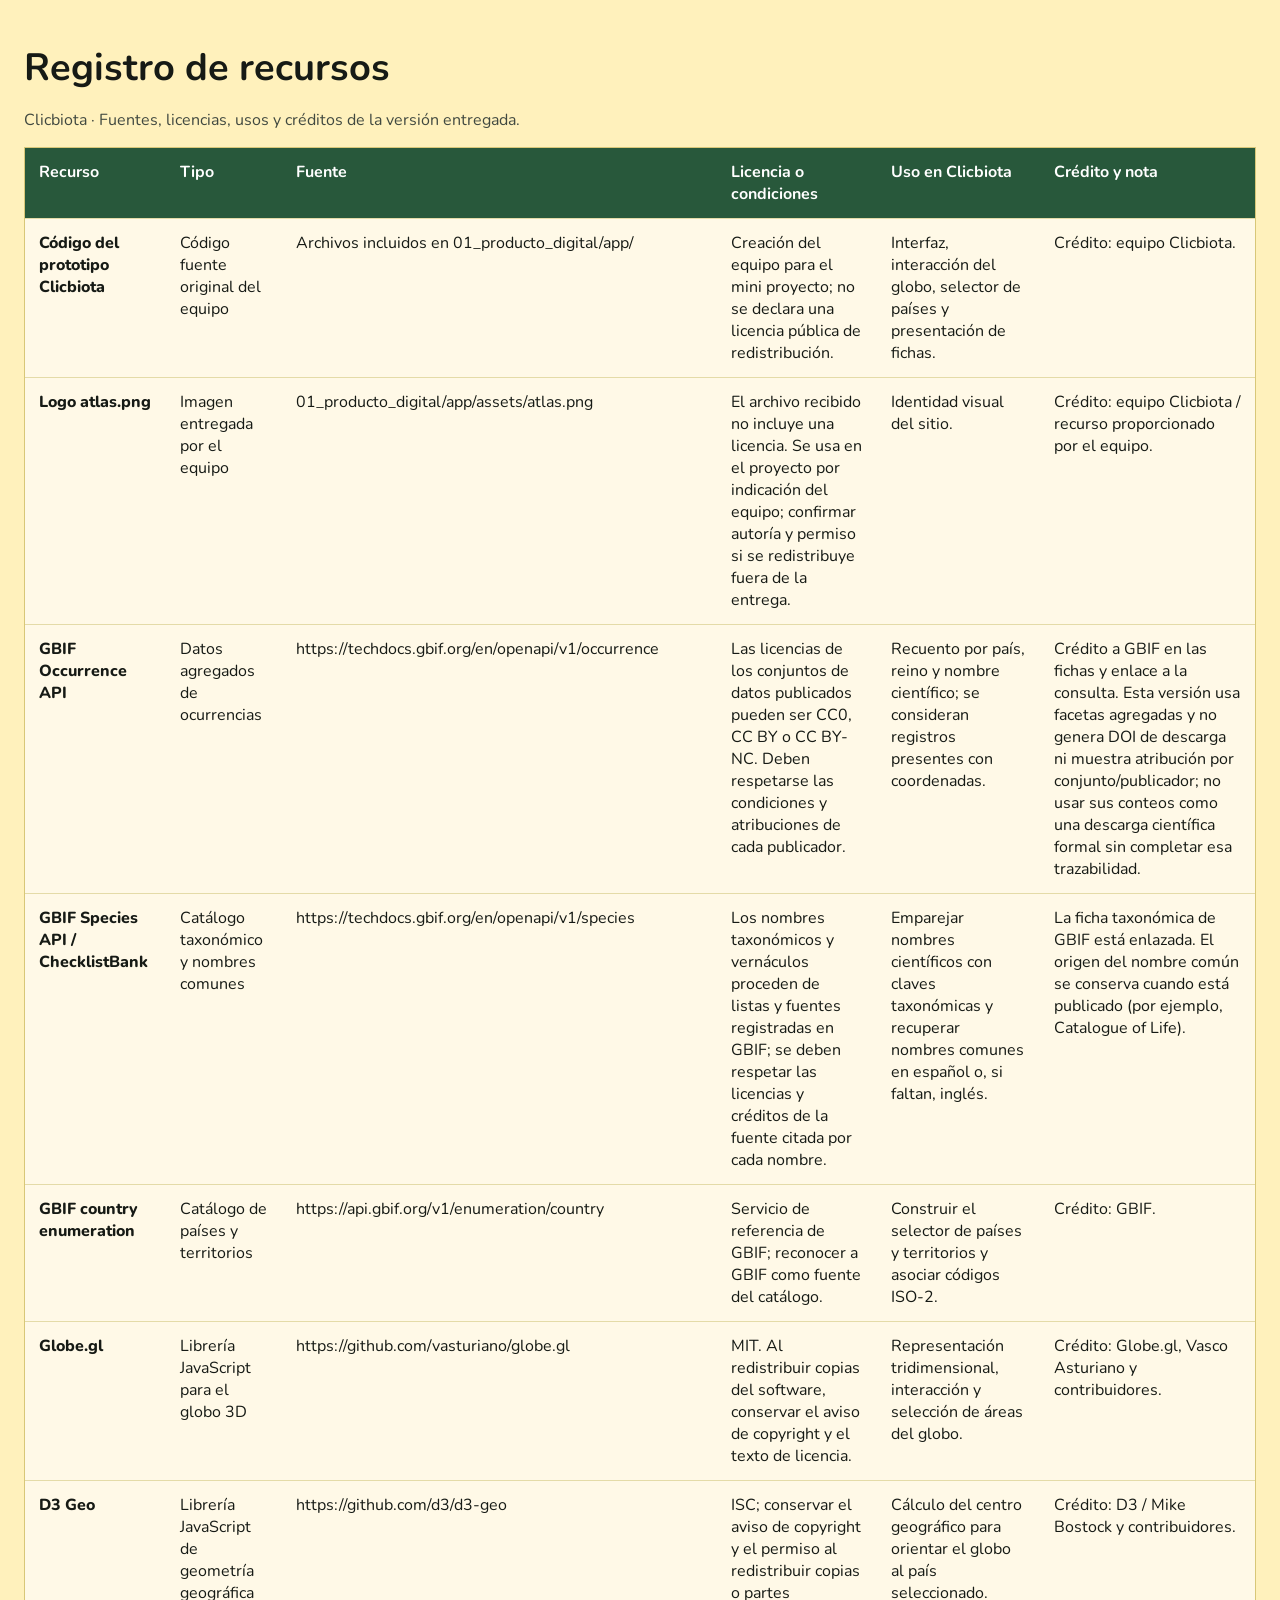
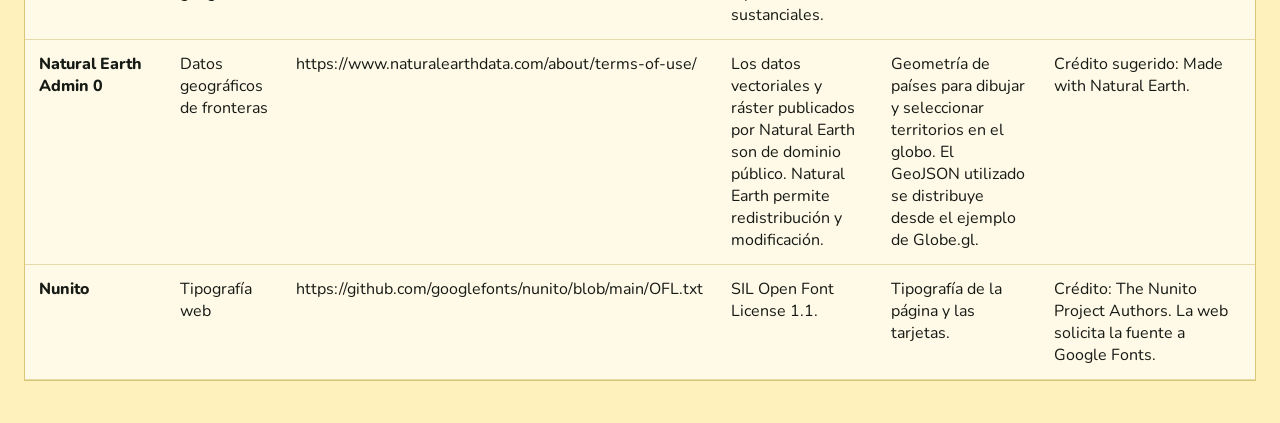
<file: 02_registro_de_recursos.html>
<!doctype html><html lang="es"><meta charset="utf-8"><meta name="viewport" content="width=device-width,initial-scale=1"><title>Registro de recursos · Clicbiota</title><link rel="preconnect" href="https://fonts.googleapis.com"><link rel="preconnect" href="https://fonts.gstatic.com" crossorigin><link href="https://fonts.googleapis.com/css2?family=Nunito:wght@400;600;700;800&display=swap" rel="stylesheet"><style>body{margin:0;background:#fff1bc;color:#161a15;font:16px Nunito,sans-serif}main{max-width:1280px;margin:auto;padding:42px 24px}h1{font-size:38px;margin:0 0 8px}p{color:#414940}.table-wrap{overflow:auto;background:#fff9e7;border:1px solid #d8c778}table{border-collapse:collapse;width:100%;min-width:900px}th,td{padding:13px 14px;text-align:left;vertical-align:top;border-bottom:1px solid #e4dba8}th{background:#28583b;color:white}td:nth-child(1){font-weight:800}a{color:#28583b;overflow-wrap:anywhere}@media print{body{background:white}main{padding:10mm}table{font-size:10pt}}</style><main><h1>Registro de recursos</h1><p>Clicbiota · Fuentes, licencias, usos y créditos de la versión entregada.</p><div class="table-wrap"><table><thead><tr><th>Recurso</th><th>Tipo</th><th>Fuente</th><th>Licencia o condiciones</th><th>Uso en Clicbiota</th><th>Crédito y nota</th></tr></thead><tbody><tr><td>Código del prototipo Clicbiota</td><td>Código fuente original del equipo</td><td>Archivos incluidos en 01_producto_digital/app/</td><td>Creación del equipo para el mini proyecto; no se declara una licencia pública de redistribución.</td><td>Interfaz, interacción del globo, selector de países y presentación de fichas.</td><td>Crédito: equipo Clicbiota.</td></tr>
<tr><td>Logo atlas.png</td><td>Imagen entregada por el equipo</td><td>01_producto_digital/app/assets/atlas.png</td><td>El archivo recibido no incluye una licencia. Se usa en el proyecto por indicación del equipo; confirmar autoría y permiso si se redistribuye fuera de la entrega.</td><td>Identidad visual del sitio.</td><td>Crédito: equipo Clicbiota / recurso proporcionado por el equipo.</td></tr>
<tr><td>GBIF Occurrence API</td><td>Datos agregados de ocurrencias</td><td>https://techdocs.gbif.org/en/openapi/v1/occurrence</td><td>Las licencias de los conjuntos de datos publicados pueden ser CC0, CC BY o CC BY-NC. Deben respetarse las condiciones y atribuciones de cada publicador.</td><td>Recuento por país, reino y nombre científico; se consideran registros presentes con coordenadas.</td><td>Crédito a GBIF en las fichas y enlace a la consulta. Esta versión usa facetas agregadas y no genera DOI de descarga ni muestra atribución por conjunto/publicador; no usar sus conteos como una descarga científica formal sin completar esa trazabilidad.</td></tr>
<tr><td>GBIF Species API / ChecklistBank</td><td>Catálogo taxonómico y nombres comunes</td><td>https://techdocs.gbif.org/en/openapi/v1/species</td><td>Los nombres taxonómicos y vernáculos proceden de listas y fuentes registradas en GBIF; se deben respetar las licencias y créditos de la fuente citada por cada nombre.</td><td>Emparejar nombres científicos con claves taxonómicas y recuperar nombres comunes en español o, si faltan, inglés.</td><td>La ficha taxonómica de GBIF está enlazada. El origen del nombre común se conserva cuando está publicado (por ejemplo, Catalogue of Life).</td></tr>
<tr><td>GBIF country enumeration</td><td>Catálogo de países y territorios</td><td>https://api.gbif.org/v1/enumeration/country</td><td>Servicio de referencia de GBIF; reconocer a GBIF como fuente del catálogo.</td><td>Construir el selector de países y territorios y asociar códigos ISO-2.</td><td>Crédito: GBIF.</td></tr>
<tr><td>Globe.gl</td><td>Librería JavaScript para el globo 3D</td><td>https://github.com/vasturiano/globe.gl</td><td>MIT. Al redistribuir copias del software, conservar el aviso de copyright y el texto de licencia.</td><td>Representación tridimensional, interacción y selección de áreas del globo.</td><td>Crédito: Globe.gl, Vasco Asturiano y contribuidores.</td></tr>
<tr><td>D3 Geo</td><td>Librería JavaScript de geometría geográfica</td><td>https://github.com/d3/d3-geo</td><td>ISC; conservar el aviso de copyright y el permiso al redistribuir copias o partes sustanciales.</td><td>Cálculo del centro geográfico para orientar el globo al país seleccionado.</td><td>Crédito: D3 / Mike Bostock y contribuidores.</td></tr>
<tr><td>Natural Earth Admin 0</td><td>Datos geográficos de fronteras</td><td>https://www.naturalearthdata.com/about/terms-of-use/</td><td>Los datos vectoriales y ráster publicados por Natural Earth son de dominio público. Natural Earth permite redistribución y modificación.</td><td>Geometría de países para dibujar y seleccionar territorios en el globo. El GeoJSON utilizado se distribuye desde el ejemplo de Globe.gl.</td><td>Crédito sugerido: Made with Natural Earth.</td></tr>
<tr><td>Nunito</td><td>Tipografía web</td><td>https://github.com/googlefonts/nunito/blob/main/OFL.txt</td><td>SIL Open Font License 1.1.</td><td>Tipografía de la página y las tarjetas.</td><td>Crédito: The Nunito Project Authors. La web solicita la fuente a Google Fonts.</td></tr></tbody></table></div></main></html>
</file>
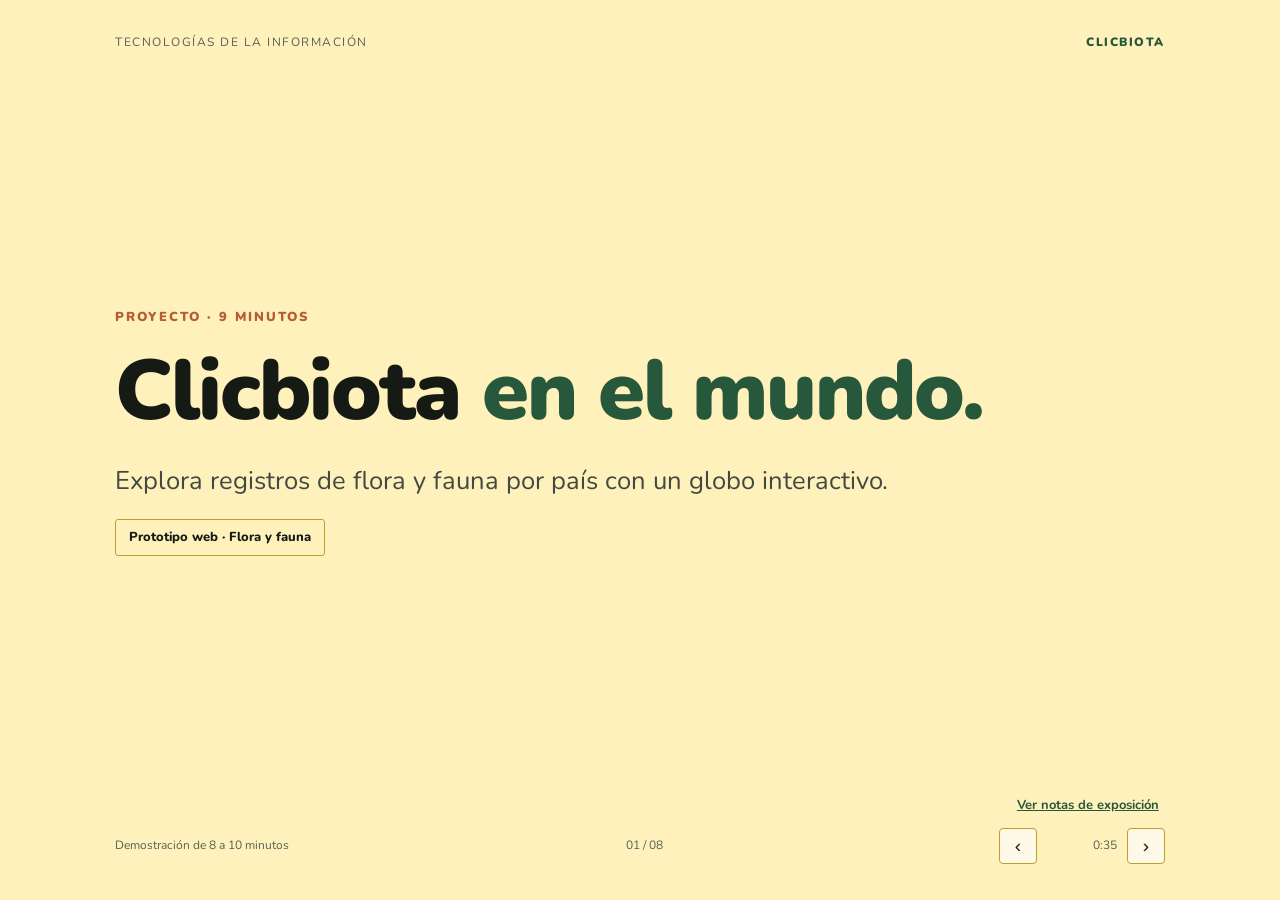
<file: 05_presentacion.html>
<!doctype html>
<html lang="es">
<head>
  <meta charset="utf-8"><meta name="viewport" content="width=device-width, initial-scale=1"><title>Presentación · Clicbiota</title>
<link rel="preconnect" href="https://fonts.googleapis.com">
  <link rel="preconnect" href="https://fonts.gstatic.com" crossorigin>
  <link href="https://fonts.googleapis.com/css2?family=Nunito:wght@400;500;600;700;800;900&display=swap" rel="stylesheet">
  <style>
    :root{--bg:#fff1bc;--panel:#fff9e7;--ink:#161a15;--soft:#414940;--green:#28583b;--orange:#b65d34;--mustard:#c29d2d;--line:#d8c778;font-family:'Nunito',sans-serif;color:var(--ink)}
    *{box-sizing:border-box}body{margin:0;background:var(--bg);font-size:18px;line-height:1.45}.deck{height:100dvh;overflow:hidden;position:relative}.slide{display:none;height:100%;padding:7vh 9vw 11vh;max-width:1440px;margin:auto;position:relative;flex-direction:column;justify-content:center}.slide.active{display:flex}.topline{position:absolute;top:34px;left:9vw;right:9vw;display:flex;justify-content:space-between;color:#586154;font-size:12px;letter-spacing:1.5px;text-transform:uppercase}.mark{color:var(--green);font-weight:900}.kicker{font-size:13px;color:var(--orange);font-weight:900;text-transform:uppercase;letter-spacing:2px;margin:0 0 22px}.slide h1,.slide h2{font-size:clamp(42px,6.6vw,88px);line-height:1.02;letter-spacing:-2px;margin:0;max-width:1000px;font-weight:900}.slide h2{font-size:clamp(36px,5vw,65px)}.slide h1 em,.slide h2 em{font-style:normal;color:var(--green)}.lead{font-size:clamp(20px,2vw,27px);color:var(--soft);max-width:800px;margin:27px 0 0}.foot{position:absolute;left:9vw;right:9vw;bottom:36px;display:flex;justify-content:space-between;align-items:center;color:#586154;font-size:12px}.controls{display:flex;gap:10px;align-items:center}.controls button{border:1px solid var(--mustard);background:var(--panel);color:var(--ink);width:38px;height:36px;border-radius:4px;font-size:19px;cursor:pointer}.controls button:hover{border-color:var(--green)}.timer{min-width:70px;text-align:right}.pill{display:inline-flex;border:1px solid var(--mustard);color:var(--ink);border-radius:3px;padding:8px 13px;font-size:13px;font-weight:800;margin-top:20px;width:max-content}.columns{display:grid;grid-template-columns:1fr 1fr;gap:30px;margin-top:34px;max-width:1000px}.column{border-top:2px solid var(--green);padding-top:14px}.column h3{font-size:20px;margin:0 0 8px}.column p{margin:0;color:var(--soft);font-size:17px}.steps{display:grid;gap:12px;margin-top:30px;max-width:960px}.step{display:grid;grid-template-columns:55px 140px 1fr;gap:15px;align-items:center;padding:12px 0;border-bottom:1px solid var(--line)}.step b{color:var(--orange);font-weight:900}.step span{color:var(--soft);font-size:16px}.mock{margin-top:32px;max-width:950px;padding:22px 25px;border:1px solid var(--mustard);border-radius:4px;background:var(--panel);display:grid;grid-template-columns:1.1fr .9fr;gap:24px}.mock-orb{min-height:185px;border-radius:3px;background:radial-gradient(circle at 40% 40%,#c8d8a3,#6c946f 28%,#28583b 58%,#152f21 78%);display:grid;place-items:center;color:#fff8e7;font-size:18px;font-weight:900}.mock-list{align-self:center}.mock-list span{display:block;padding:9px 0;border-bottom:1px solid var(--line);color:var(--soft);font-size:16px}.choice{display:grid;grid-template-columns:1fr 1fr 1fr;gap:16px;margin-top:28px;max-width:1050px}.choice article{border-top:2px solid var(--mustard);padding-top:13px}.choice article.selected{border-color:var(--green)}.choice h3{font-size:17px;margin:0 0 8px}.choice p{margin:0;color:var(--soft);font-size:15px}.promise{display:flex;gap:14px;align-items:flex-start;margin-top:18px;max-width:900px}.promise b{color:var(--orange);font-weight:900}.promise p{margin:0;color:var(--soft);font-size:16px}.notes-toggle{position:absolute;right:9vw;bottom:85px;border:0;background:transparent;color:var(--green);text-decoration:underline;cursor:pointer;font:700 13px 'Nunito',sans-serif}.notes{position:absolute;left:9vw;right:9vw;bottom:132px;max-height:28vh;overflow:auto;background:var(--panel);color:var(--ink);padding:16px 20px;border:1px solid var(--line);border-radius:4px;font-size:15px;box-shadow:0 8px 24px #302b1720}.notes[hidden]{display:none}.notes strong{color:var(--green)}.sr-only{position:absolute;width:1px;height:1px;padding:0;margin:-1px;overflow:hidden;clip:rect(0,0,0,0);white-space:nowrap;border:0}
    @media(max-width:700px){.slide{padding:9vh 7vw 17vh}.topline{left:7vw;right:7vw;top:20px}.foot{left:7vw;right:7vw;bottom:20px}.columns,.choice{grid-template-columns:1fr;gap:15px}.step{grid-template-columns:35px 100px 1fr;gap:8px}.mock{grid-template-columns:1fr}.mock-orb{min-height:120px}.notes-toggle{right:7vw;bottom:74px}.notes{left:7vw;right:7vw;bottom:112px}.slide h1{font-size:46px;letter-spacing:-1px}.slide h2{font-size:38px;letter-spacing:-1px}.foot>span:first-child{max-width:40%}}
    @media print{@page{size:13.333in 7.5in;margin:0}body,.deck{height:auto;overflow:visible;background:var(--bg);-webkit-print-color-adjust:exact;print-color-adjust:exact}.slide,.slide.active{display:flex!important;width:13.333in;height:7.5in;page-break-after:always;padding:.65in 1.1in}.topline{left:1.1in;right:1.1in;top:.28in}.foot{left:1.1in;right:1.1in;bottom:.25in}.notes-toggle,.controls{display:none!important}.notes{display:block!important;position:static;max-height:none;margin-top:16px;background:transparent;color:var(--soft);padding:0;box-shadow:none;border:0}.notes[hidden]{display:block!important}.slide h1{font-size:62px}.slide h2{font-size:48px}}
  </style>
</head>
<body>
<main class="deck" aria-label="Presentación de Clicbiota">
  <section class="slide active" data-min="0:35" aria-labelledby="s1"><div class="topline"><span>TECNOLOGÍAS DE LA INFORMACIÓN</span><span class="mark">CLICBIOTA</span></div><p class="kicker">Proyecto · 9 minutos</p><h1 id="s1">Clicbiota <em>en el mundo.</em></h1><p class="lead">Explora registros de flora y fauna por país con un globo interactivo.</p><span class="pill">Prototipo web · Flora y fauna</span><div class="foot"><span>Demostración de 8 a 10 minutos</span><span>01 / 08</span></div><button class="notes-toggle" type="button">Ver notas de exposición</button><aside class="notes" hidden><strong>Notas · 35 segundos</strong><br>Hola. Este proyecto consulta registros de flora y fauna por país en una página sencilla. El usuario gira un globo, selecciona un país y consulta registros de plantas y animales asociados a ese país. La ficha enlaza a GBIF.</aside></section>
  <section class="slide" data-min="1:00" aria-labelledby="s2"><div class="topline"><span>01 · DEFINIR</span><span class="mark">CLICBIOTA</span></div><p class="kicker">La necesidad</p><h2 id="s2">Conocer especies de otras regiones puede ser <em>difícil de empezar.</em></h2><div class="columns"><article class="column"><h3>El problema</h3><p>La información de flora y fauna está repartida entre fuentes y regiones diferentes.</p></article><article class="column"><h3>La idea</h3><p>Un globo permite elegir un país y abrir una ficha breve con registros de flora, fauna y su fuente.</p></article></div><div class="foot"><span>Para estudiantes y personas curiosas</span><span>02 / 08</span></div><button class="notes-toggle" type="button">Ver notas de exposición</button><aside class="notes" hidden><strong>Notas · 1 minuto</strong><br>La página está pensada para estudiantes y personas curiosas por la naturaleza. La idea es que sea fácil empezar la exploración de un país y revisar la fuente de los datos.</aside></section>
  <section class="slide" data-min="0:50" aria-labelledby="s3"><div class="topline"><span>02 · DISEÑAR</span><span class="mark">CLICBIOTA</span></div><p class="kicker">La solución</p><h2 id="s3">Selecciona un país. <em>Consulta sus registros.</em></h2><div class="steps"><div class="step"><b>01</b><strong>Girar</strong><span>Busca un país en el globo 3D.</span></div><div class="step"><b>02</b><strong>Seleccionar</strong><span>Pulsa un país o usa la lista.</span></div><div class="step"><b>03</b><strong>Explorar</strong><span>Revisa nombres comunes, científicos y recuentos.</span></div></div><div class="foot"><span>Producto: prototipo web interactivo</span><span>03 / 08</span></div><button class="notes-toggle" type="button">Ver notas de exposición</button><aside class="notes" hidden><strong>Notas · 50 segundos</strong><br>El globo se puede girar con el mouse. Al tocar un país, la página carga los datos incluidos para ese país y muestra registros de flora y fauna asociados a ese país. También se puede elegir el país en una lista. Así, la información aparece de inmediato y no depende de una consulta en vivo.</aside></section>
  <section class="slide" data-min="2:20" aria-labelledby="s4"><div class="topline"><span>03 · DEMOSTRACIÓN</span><span class="mark">CLICBIOTA</span></div><p class="kicker">Recorrido del producto</p><h2 id="s4">Del globo a una ficha de <em>flora y fauna.</em></h2><div class="mock"><div class="mock-orb">GLOBO 3D INTERACTIVO</div><div class="mock-list"><span>↗ Gira el globo</span><span>↗ Pulsa un país</span><span>↗ Revisa sus registros</span><span>↗ Compara flora y fauna</span><span>↗ Abre las fuentes</span></div></div><div class="foot"><span>Demo sugerida: 2 min 20 s · usar la página en vivo</span><span>04 / 08</span></div><button class="notes-toggle" type="button">Ver notas de exposición</button><aside class="notes" hidden><strong>Notas · 2 minutos 20 segundos · hacer una demostración en vivo</strong><br>1) Gira el globo. 2) Pulsa un país, por ejemplo México, Australia o Kenia. 3) Muestra el nombre del país, los registros de flora y fauna y abre la consulta de GBIF. 4) Abre el enlace de una fuente. 5) Usa la lista de países para enseñar que se puede seleccionar el lugar de las dos formas. Comenta que el recuento refleja lo que se ha publicado, no la abundancia real ni la condición nativa de la especie.</aside></section>
  <section class="slide" data-min="1:05" aria-labelledby="s5"><div class="topline"><span>04 · FUENTES Y LÍMITES</span><span class="mark">CLICBIOTA</span></div><p class="kicker">De dónde salen los datos</p><h2 id="s5">Son registros publicados. <em>No un inventario completo.</em></h2><div class="columns"><article class="column"><h3>Fuente</h3><p>Los registros proceden de la API del Global Biodiversity Information Facility (GBIF).</p></article><article class="column"><h3>Alcance</h3><p>La cantidad de registros depende de qué observaciones y colecciones se han publicado.</p></article></div><div class="foot"><span>Registro de recursos incluido en la entrega</span><span>05 / 08</span></div><button class="notes-toggle" type="button">Ver notas de exposición</button><aside class="notes" hidden><strong>Notas · 1 minuto 5 segundos</strong><br>Los datos incluidos se prepararon a partir de consultas agregadas a la API de GBIF. Muestra nombres científicos con más registros georreferenciados por país. La cantidad de registros depende de qué se ha publicado; no mide abundancia y no prueba que una especie sea nativa. Cada ficha enlaza a la consulta para revisar los datos.</aside></section>
  <section class="slide" data-min="1:15" aria-labelledby="s6"><div class="topline"><span>05 · DECISIONES ÉTICAS</span><span class="mark">CLICBIOTA</span></div><p class="kicker">Caso y decisión</p><h2 id="s6">Un recuento puede <em>malinterpretarse.</em></h2><div class="choice"><article><h3>1 · Mostrar solo el recuento</h3><p>Es fácil de comparar, pero se puede confundir con abundancia.</p></article><article><h3>2 · Quitar los datos</h3><p>Evita malinterpretaciones, pero no permite explorar.</p></article><article class="selected"><h3>3 · Mostrar registros y límites</h3><p>Aclara qué representa el recuento y enlaza a GBIF.</p></article></div><div class="foot"><span>Análisis ético completo incluido</span><span>06 / 08</span></div><button class="notes-toggle" type="button">Ver notas de exposición</button><aside class="notes" hidden><strong>Notas · 1 minuto 15 segundos</strong><br>El riesgo es que alguien entienda un número de registros como la abundancia real de la especie o dé por hecho que es nativa. La ficha explica que son datos publicados, ofrece el enlace de origen y no divulga coordenadas individuales.</aside></section>
  <section class="slide" data-min="1:15" aria-labelledby="s7"><div class="topline"><span>06 · INCLUSIÓN Y CONDUCTA</span><span class="mark">CLICBIOTA</span></div><p class="kicker">Accesibilidad y compromisos</p><h2 id="s7">La exploración debe funcionar para <em>más personas.</em></h2><div class="columns"><article class="column"><h3>Accesibilidad</h3><p>Texto legible, controles alternativos al globo, etiquetas para lector de pantalla y respeto a la preferencia de movimiento reducido del dispositivo.</p></article><article class="column"><h3>Equipo</h3><div class="promise"><b>01</b><p>Respetamos a las personas y a la naturaleza.</p></div><div class="promise"><b>02</b><p>Atribuimos fuentes y explicamos límites.</p></div><div class="promise"><b>03</b><p>Cuidamos privacidad y accesibilidad.</p></div></article></div><div class="foot"><span>Código de conducta incluido en la entrega</span><span>07 / 08</span></div><button class="notes-toggle" type="button">Ver notas de exposición</button><aside class="notes" hidden><strong>Notas · 1 minuto 15 segundos</strong><br>La página incluye una lista de países y territorios para que la exploración no dependa solo del arrastre. Añadimos etiquetas y controles claros, y respetamos la preferencia de movimiento reducido. El equipo se compromete a respetar a las personas y la naturaleza, ser honesto con las fuentes y cuidar privacidad y accesibilidad.</aside></section>
  <section class="slide" data-min="0:40" aria-labelledby="s8"><div class="topline"><span>07 · CIERRE</span><span class="mark">CLICBIOTA</span></div><p class="kicker">Conclusión</p><h2 id="s8">Elegir un lugar permite conocer <em>su diversidad.</em></h2><p class="lead">El globo permite explorar registros de flora y fauna asociados a cada país.</p><span class="pill">Gracias · Preguntas</span><div class="foot"><span>Total estimado: 9 minutos</span><span>08 / 08</span></div><button class="notes-toggle" type="button">Ver notas de exposición</button><aside class="notes" hidden><strong>Notas · 40 segundos</strong><br>El proyecto permite consultar registros por país desde un globo interactivo. Explica los límites de la cobertura y enlaza a GBIF para revisar la fuente. Gracias; estamos listos para las preguntas.</aside></section>
</main>
<script>
  const slides=[...document.querySelectorAll('.slide')];let current=0;
  function show(index){current=Math.max(0,Math.min(slides.length-1,index));slides.forEach((slide,i)=>slide.classList.toggle('active',i===current));document.querySelector('.slide.active .notes')?.setAttribute('hidden','');}
  document.addEventListener('keydown',event=>{if(event.key==='ArrowRight'||event.key===' '){event.preventDefault();show(current+1)}else if(event.key==='ArrowLeft'){event.preventDefault();show(current-1)}else if(event.key.toLowerCase()==='n'){const notes=document.querySelector('.slide.active .notes');if(notes)notes.hidden=!notes.hidden}});
  document.querySelectorAll('.notes-toggle').forEach(button=>button.addEventListener('click',()=>{const notes=button.nextElementSibling;notes.hidden=!notes.hidden}));
  document.querySelectorAll('.foot').forEach(foot=>{const slide=foot.closest('.slide');const controls=document.createElement('span');controls.className='controls';controls.innerHTML='<button type="button" aria-label="Diapositiva anterior">‹</button><span class="timer">'+slide.dataset.min+'</span><button type="button" aria-label="Diapositiva siguiente">›</button>';foot.appendChild(controls);controls.children[0].onclick=()=>show(current-1);controls.children[2].onclick=()=>show(current+1)});
</script>
</body>
</html>
</file>
